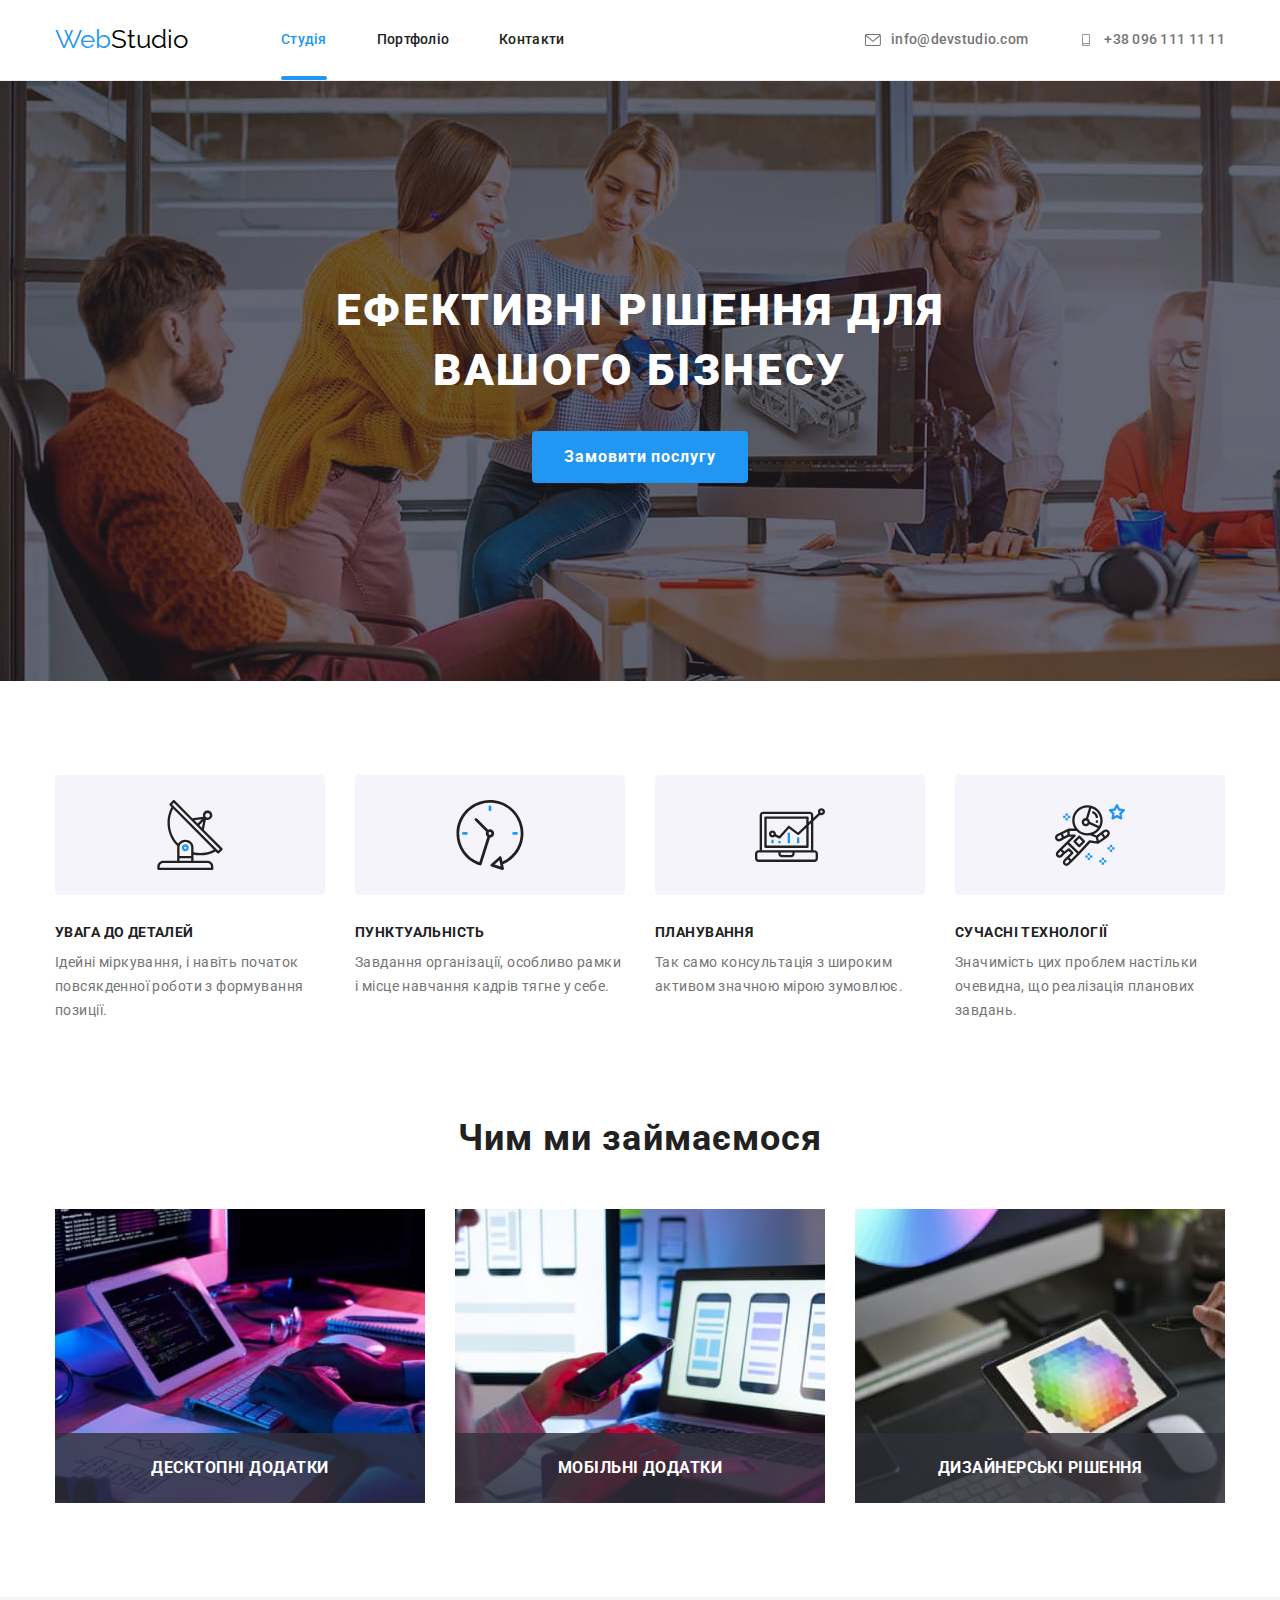
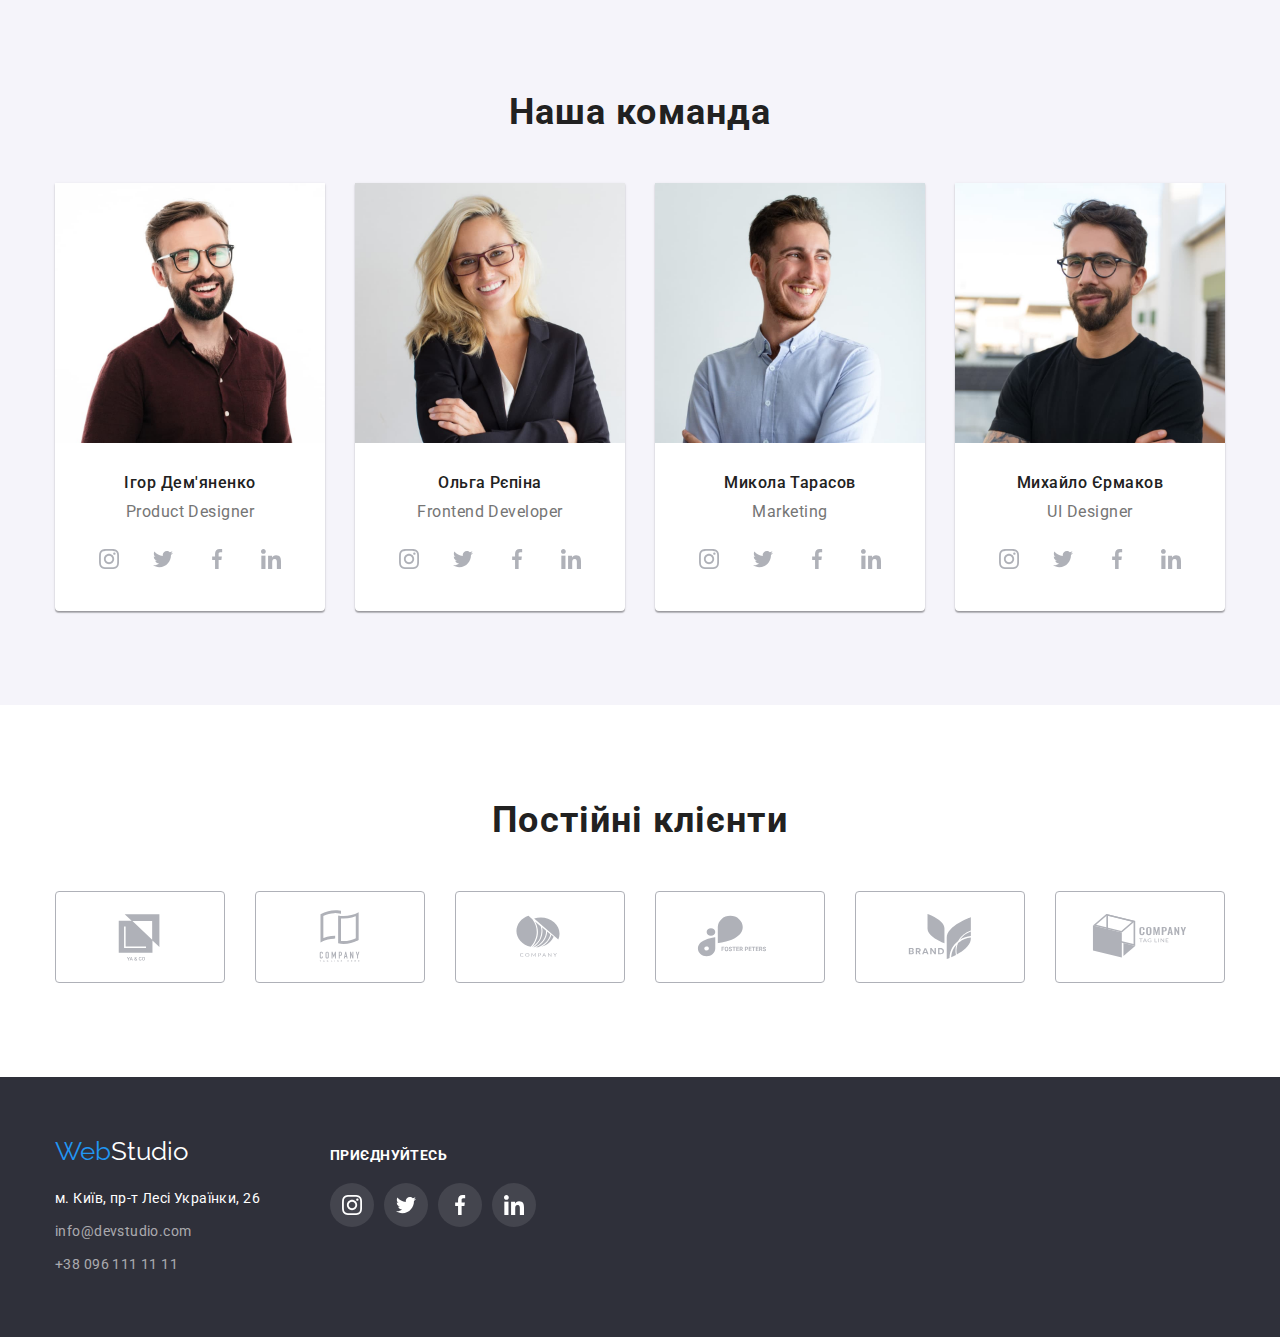
<file: index.html>
<!DOCTYPE html>
<html lang="uk">
<head>
    <meta charset="UTF-8">
    <meta http-equiv="X-UA-Compatible" content="IE=edge">
    <meta name="viewport" content="width=device-width, initial-scale=1.0">
    <title>Web Studio</title>
    <link rel="preconnect" href="https://fonts.googleapis.com">
    <link rel="preconnect" href="https://fonts.gstatic.com" crossorigin>
    <link href="https://fonts.googleapis.com/css2?family=Raleway:wght@700&family=Roboto:wght@400;500;700;900&display=swap"
        rel="stylesheet">
        <link rel="stylesheet" href="https://cdnjs.cloudflare.com/ajax/libs/modern-normalize/1.1.0/modern-normalize.min.css">
    <link rel="stylesheet" href="./css/style.css">
</head>
<body>
<header>
    <div class="container header-container">
        <nav class="navigation">
            <a class="nav-logo link" href="index.html"><span class="logo-blue">Web</span><span
                    class="logo">Studio</span></a>
            <ul class="nav-list list">
                <li class="item">
                    <a href="./index.html" class="link current">Студія</a>
                </li>
                <li class="item">
                    <a href="./portfolio.html" class="link">Портфоліо</a>
                </li>
                <li class="item">
                    <a href="#" class="link">Контакти</a>
                </li>
            </ul>
        </nav>
    
        <ul class="nav-contacts list">
            <li class="item">
                <a href="mailto:info@devstudio.com" class="link">
            <svg class="icon-contact" width="16" height="12">
                <use href="./images/sprite.svg#envelope"></use>
            </svg>
            info@devstudio.com</a>
            </li>
            <li class="item">
                <a href="tel:+380961111111" class="link">
                    <svg class="icon-contact" width="16" height="12">
                        <use href="./images/sprite.svg#smartphone"></use>
                    </svg>
                    +38 096 111 11 11</a>
            </li>
        </ul>
    </div>
</header>
<main>

    <!--Шапка сайту-->
    <section class="hero">
<div class="container">
        <h1 class="hero-title">Ефективні рішення для вашого бізнесу</h1>
        <button data-modal-open type="button" class="title-button">Замовити послугу</button>
    </div>

    </section>

    <!--Особливості-->
    <section class="features">
    <div class="container">
        <h2 class="visually-hidden">Особливості</h2>
<ul class="features-list list">
    <li class="item">
        <div class="features-icons">
            <svg width="70" height="70">
                <use href="./images/sprite.svg#antenna"></use>
            </svg>
        </div>
<h3 class="features-title">Увага до деталей</h3>
<p class="features-text">
Ідейні міркування, і навіть початок повсякденної роботи з формування позиції.
</p>
    </li>
    <li class="item">
        <div class="features-icons">
            <svg width="70" height="70">
                <use href="./images/sprite.svg#clock"></use>
            </svg>
        </div>
<h3 class="features-title">Пунктуальність</h3>
<p class="features-text">
Завдання організації, особливо рамки і місце навчання кадрів тягне у себе.
</p>
    </li>
    <li class="item">
        <div class="features-icons">
            <svg width="70" height="70">
                <use href="./images/sprite.svg#diagram"></use>
            </svg>
        </div>
<h3 class="features-title">Планування</h3>
<p class="features-text">
Так само консультація з широким активом значною мірою зумовлює.
</p>
    </li>
    <li class="item">
        <div class="features-icons">
            <svg width="70" height="70">
                <use href="./images/sprite.svg#astronaut"></use>
            </svg>
        </div>
        <h3 class="features-title">Сучасні технології</h3>
        <p class="features-text">
        Значимість цих проблем настільки очевидна, що реалізація планових завдань.
        </p>
    </li>
</ul>
</div>
    </section>

    <!--Чим ми займаємось-->
    <section class="section">
    <div class="container">
        <h2 class="activity-title">Чим ми займаємося</h2>
        <ul class="activity-list list">
            <li  class="item">

            <div class="activity-thumb">
            <img src="./images/1img.jpg" alt="Набір коду на клавіатурі"
            width="370">

            <div class="activity-thumb-text">
            <p class="activity-text">Десктопні додатки</p>
            </div>

            </div>

            </li>
            <li class="item">

        <div class="activity-thumb">
            <img src="./images/2img.jpg" alt="Мобільний телефон і комп'ютер"
            width="370">

            <div class="activity-thumb-text">
<p class="activity-text">Мобільні додатки</p>
        </div>

        </div>

            </li>
            <li class="item">

            <div class="activity-thumb">
            <img src="./images/3img.jpg" alt="Планшет з вибором кольорів"
            width="370">

            <div class="activity-thumb-text">
<p class="activity-text">Дизайнерські рішення</p>
            </div>

            </div>

            </li>
        </ul>
        </div>
    </section>

    <!--Наша команда-->
    <section class="team section">
    <div class="container">
        <h2 class="team-title">Наша команда</h2>
        <ul class="team-list list">

            <li class="team-persone">
                <img src="./images/1per.jpg" alt="Ігор Дем'яненко"
                width="270">

        <div class="team-content">
                <h3 class="name">Ігор Дем'яненко</h3>
                <p class="position">Product Designer</p>

                <ul class="social-list list">
                    <li class="social-item">
                       <a href="" class="social-link">
    <svg class="social-list-icon" width="20" height="20">
        <use href="./images/sprite.svg#instagram"></use>
    </svg>
</a>
                    </li>
                    <li class="social-item">
                        <a href="" class="social-link">
                            <svg class="social-list-icon" width="20" height="20">
                                <use href="./images/sprite.svg#twitter"></use>
                            </svg>
                        </a>
                    </li>
                    <li class="social-item">
                        <a href="" class="social-link">
                            <svg class="social-list-icon" width="20" height="20">
                                <use href="./images/sprite.svg#facebook"></use>
                            </svg>
                        </a>
                    </li>
                    <li class="social-item">
                        <a href="" class="social-link">
                            <svg class="social-list-icon" width="20" height="20">
                                <use href="./images/sprite.svg#linkedin"></use>
                            </svg>
                        </a>
                    </li>
                </ul>
        </div>
            </li>

            <li class="team-persone">
                <img src="./images/2per.jpg" alt="Ольга Рєпіна"
                width="270">

            <div class="team-content">
                 <h3 class="name">Ольга Рєпіна</h3>   
                <p class="position">Frontend Developer</p>

                <ul class="social-list list">
                    <li class="social-item">
                        <a href="" class="social-link">
                            <svg class="social-list-icon" width="20" height="20">
                                <use href="./images/sprite.svg#instagram"></use>
                            </svg>
                        </a>
                    </li>
                    <li class="social-item">
                        <a href="" class="social-link">
                            <svg class="social-list-icon" width="20" height="20">
                                <use href="./images/sprite.svg#twitter"></use>
                            </svg>
                        </a>
                    </li>
                    <li class="social-item">
                        <a href="" class="social-link">
                            <svg class="social-list-icon" width="20" height="20">
                                <use href="./images/sprite.svg#facebook"></use>
                            </svg>
                        </a>
                    </li>
                    <li class="social-item">
                        <a href="" class="social-link">
                            <svg class="social-list-icon" width="20" height="20">
                                <use href="./images/sprite.svg#linkedin"></use>
                            </svg>
                        </a>
                    </li>
                </ul>
                </div>
            </li>

            <li class="team-persone">
                <img src="./images/3per.jpg" alt="Микола Тарасов"
                width="270">

            <div class="team-content">
                <h3 class="name">Микола Тарасов</h3>    
                <p class="position">Marketing</p>

                <ul class="social-list list">
                    <li class="social-item">
                        <a href="" class="social-link">
                            <svg class="social-list-icon" width="20" height="20">
                                <use href="./images/sprite.svg#instagram"></use>
                            </svg>
                        </a>
                    </li>
                    <li class="social-item">
                        <a href="" class="social-link">
                            <svg class="social-list-icon" width="20" height="20">
                                <use href="./images/sprite.svg#twitter"></use>
                            </svg>
                        </a>
                    </li>
                    <li class="social-item">
                        <a href="" class="social-link">
                            <svg class="social-list-icon" width="20" height="20">
                                <use href="./images/sprite.svg#facebook"></use>
                            </svg>
                        </a>
                    </li>
                    <li class="social-item">
                        <a href="" class="social-link">
                            <svg class="social-list-icon" width="20" height="20">
                                <use href="./images/sprite.svg#linkedin"></use>
                            </svg>
                        </a>
                    </li>
                </ul>
                </div>
            </li>

            <li class="team-persone">
                <img src="./images/4per.jpg" alt="Михайло Єрмаков"
                width="270">

        <div class="team-content">
                <h3 class="name">Михайло Єрмаков</h3>   
                <p class="position">UI Designer</p>

                <ul class="social-list list">
                    <li class="social-item">
                        <a href="" class="social-link">
                            <svg class="social-list-icon" width="20" height="20">
                                <use href="./images/sprite.svg#instagram"></use>
                            </svg>
                        </a>
                    </li>
                    <li class="social-item">
                        <a href="" class="social-link">
                            <svg class="social-list-icon" width="20" height="20">
                                <use href="./images/sprite.svg#twitter"></use>
                            </svg>
                        </a>
                    </li>
                    <li class="social-item">
                        <a href="" class="social-link">
                            <svg class="social-list-icon" width="20" height="20">
                                <use href="./images/sprite.svg#facebook"></use>
                            </svg>
                        </a>
                    </li>
                    <li class="social-item">
                        <a href="" class="social-link">
                            <svg class="social-list-icon" width="20" height="20">
                                <use href="./images/sprite.svg#linkedin"></use>
                            </svg>
                        </a>
                    </li>
                </ul>
        </div>
            </li>

        </ul>
        </div>
    </section>

    <!--Постійні клієнти-->
    <section class="clients section">
    <div class="container">
        <h2 class="clients-title">Постійні клієнти</h2>
        <ul class="clients-list list">
            <li class="clients-item">
                <a href="" class="clients-link link">
                    <svg class="clients-icon" width="106" height="60">
                        <use href="./images/sprite.svg#client1"></use>
                    </svg>
                </a>
            </li>

            <li class="clients-item">
                <a href="" class="clients-link link">
                    <svg class="clients-icon" width="106" height="60">
                        <use href="./images/sprite.svg#client2"></use>
                    </svg>
                </a>
            </li>

            <li class="clients-item">
                <a href="" class="clients-link link">
                    <svg class="clients-icon" width="106" height="60">
                        <use href="./images/sprite.svg#client3"></use>
                    </svg>
                </a>
            </li>

            <li class="clients-item">
                <a href="" class="clients-link link">
                    <svg class="clients-icon" width="106" height="60">
                        <use href="./images/sprite.svg#client4"></use>
                    </svg>
                </a>
            </li>

            <li class="clients-item">
                <a href="" class="clients-link link">
                    <svg class="clients-icon" width="106" height="60">
                        <use href="./images/sprite.svg#client5"></use>
                    </svg>
                </a>
            </li>

            <li class="clients-item">
                <a href="" class="clients-link link">
                    <svg class="clients-icon" width="106" height="60">
                        <use href="./images/sprite.svg#client6"></use>
                    </svg>
                </a>
            </li>
        </ul>
    </div>
    </section>
</main>

<footer>
    <div class="container footer-flex">

        <div class="footer-contacts">
    <a href="index.html"  class="link"><span class="logo-blue">Web</span><span class="logo-down">Studio</span></a>
    <address>
        <ul class="contacts list">
            <li class="item">
            <a href="https://goo.gl/maps/CPtrU1FHBa2aNyZL9" target="_blank" rel="noopener noreferrer" class="address">
                м. Київ, пр-т Лесі Українки, 26</a>
                </li>
            <li class="item"><a href="mailto:info@devstudio.com" class="address-contacts">info@devstudio.com</a></li>
            <li class="item"><a href="tel:+380961111111" class="address-contacts">+38 096 111 11 11</a></li>
        </ul>
        </address>
        </div>

        <div>
        <h2 class="footer-title">Приєднуйтесь</h2>
        <ul class="social-list list">
            <li class="social-item">
                <a href="" class="social-link footer-social-link">
                    <svg class="footer-social-list-icon" width="20" height="20">
                        <use href="./images/sprite.svg#instagram"></use>
                    </svg>
                </a>
            </li>
            <li class="social-item">
                <a href="" class="social-link footer-social-link">
                    <svg class="footer-social-list-icon" width="20" height="20">
                        <use href="./images/sprite.svg#twitter"></use>
                    </svg>
                </a>
            </li>
            <li class="social-item">
                <a href="" class="social-link footer-social-link">
                    <svg class="footer-social-list-icon" width="20" height="20">
                        <use href="./images/sprite.svg#facebook"></use>
                    </svg>
                </a>
            </li>
            <li class="social-item">
                <a href="" class="social-link footer-social-link">
                    <svg class="footer-social-list-icon" width="20" height="20">
                        <use href="./images/sprite.svg#linkedin"></use>
                    </svg>
                </a>
            </li>
        </ul>
        </div>
        </div>
</footer>

<!--Modal-->
<div class="backdrop is-hidden" data-modal>
    <div class="modal">
        <button type="button" class="modal-close-btn" data-modal-close>
            <svg class="close" width="18" height="18">
                <use href="./images/sprite.svg#close"></use>
            </svg>
        </button>
    </div>
</div>

<script src="./js/modal.js"></script>

</body>
</html>
</file>
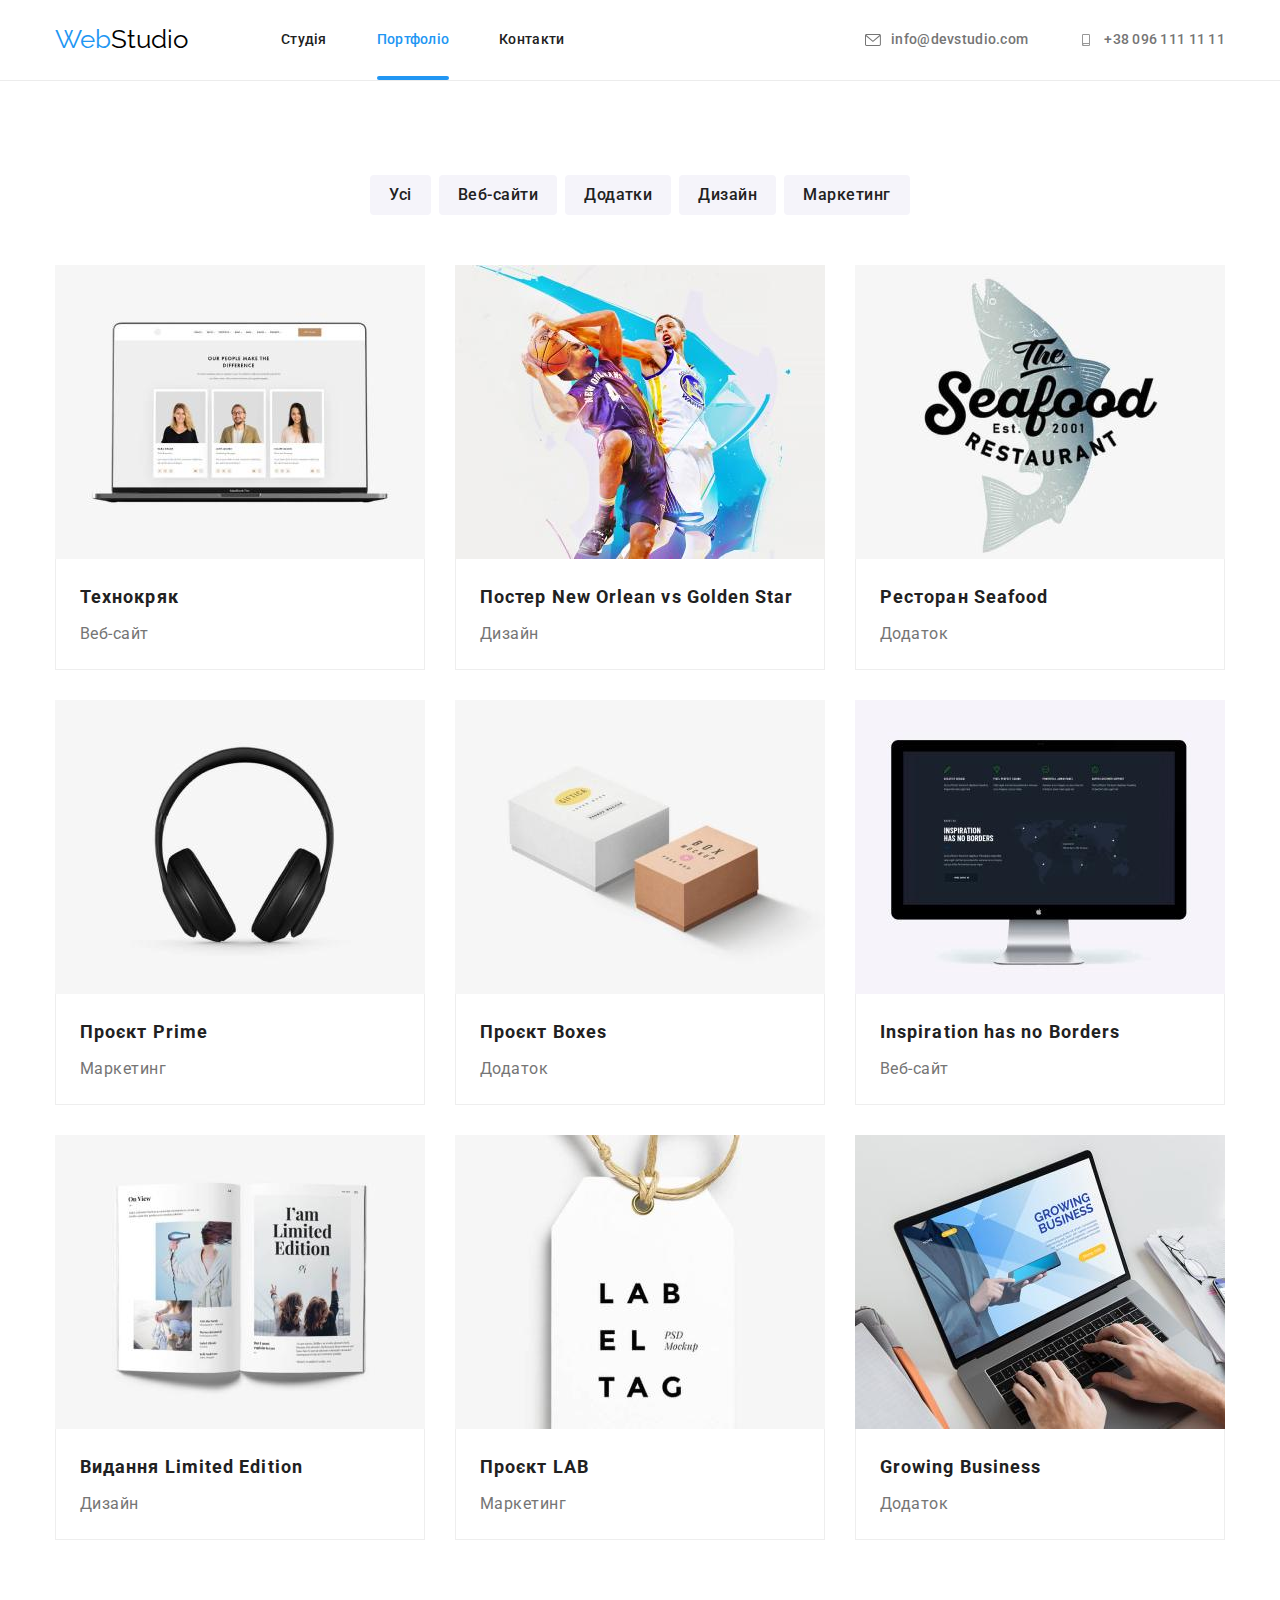
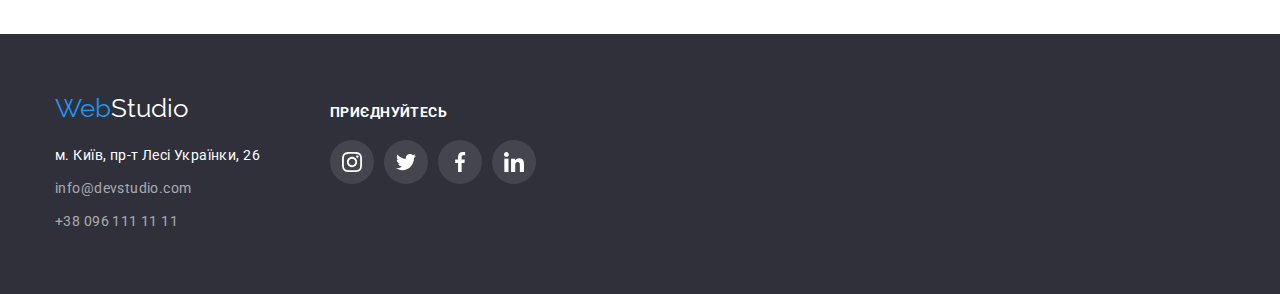
<file: portfolio.html>
<!DOCTYPE html>
<html lang="uk">
<head>
    <meta charset="UTF-8">
    <meta http-equiv="X-UA-Compatible" content="IE=edge">
    <meta name="viewport" content="width=device-width, initial-scale=1.0">
    <title>Web Studio</title>
    <link rel="preconnect" href="https://fonts.googleapis.com">
    <link rel="preconnect" href="https://fonts.gstatic.com" crossorigin>
    <link href="https://fonts.googleapis.com/css2?family=Raleway:wght@700&family=Roboto:wght@400;500;700;900&display=swap"
        rel="stylesheet">
    <link rel="stylesheet" href="https://cdnjs.cloudflare.com/ajax/libs/modern-normalize/1.1.0/modern-normalize.min.css">
    <link rel="stylesheet" href="./css/style.css">
</head>
<body>
<header>
<div class="container header-container">
    <nav class="navigation">
        <a class="nav-logo link" href="index.html"><span class="logo-blue">Web</span><span
                class="logo">Studio</span></a>
        <ul class="nav-list list">
            <li class="item">
                <a href="./index.html" class="link">Студія</a>
            </li>
            <li class="item">
                <a href="./portfolio.html" class="link current">Портфоліо</a>
            </li>
            <li class="item">
                <a href="#" class="link">Контакти</a>
            </li>
        </ul>
    </nav>

    <ul class="nav-contacts list">
        <li class="item">
            <a href="mailto:info@devstudio.com" class="link">
                <svg class="icon-contact" width="16" height="12">
                    <use href="./images/sprite.svg#envelope"></use>
                </svg>
                info@devstudio.com</a>
        </li>
        <li class="item">
            <a href="tel:+380961111111" class="link">
                <svg class="icon-contact" width="16" height="12">
                    <use href="./images/sprite.svg#smartphone"></use>
                </svg>
                +38 096 111 11 11</a>
        </li>
    </ul>
</div>
</header>
<main>
    <section class="section">
<div class="container">
<h1 class="visually-hidden">Портфоліо</h1>

<!--Фільтри-->
    <h2 class="visually-hidden">Фільтри</h2>
    <ul class="filters-list list">
<li class="item"><button type="button" class="button-filters">Усі</button></li>
<li class="item"><button type="button" class="button-filters">Веб-сайти</button></li>
<li class="item"><button type="button" class="button-filters">Додатки</button></li>
<li class="item"><button type="button" class="button-filters">Дизайн</button></li>
<li class="item"><button type="button" class="button-filters">Маркетинг</button></li>
    </ul>

<!--Перелік-->
<h2 class="visually-hidden">Перелік</h2>
<ul class="project-list list">
    <li class="item">
        <a class="project-link link" href="">

            <div class="project-thumb">
    <img src="./images/1proj.jpg" alt="Екран комп'ютера"
    width="370">

    <p class="overlay">Ресурс пропонує комплексні пропозиції з різним рівнем функціоналу та сервісів. Все це дозволить відвідувачу отримати
    вичерпні відомості про компанію чи приватну особу.</p>
</div>


    <div class="project-content">
    <h2 class="project-title">Технокряк</h2>
    <p class="project-text">Веб-сайт</p>
    </div>
    </a>
    </li>

<li class="item">
<a class="project-link link" href="">

    <div class="project-thumb">
    <img src="./images/2proj.jpg" alt="Баскетболисти"
    width="370">

<p class="overlay">Ресурс пропонує комплексні пропозиції з різним рівнем функціоналу та сервісів. Все це дозволить
    відвідувачу отримати
    вичерпні відомості про компанію чи приватну особу.</p>
    </div>

<div class="project-content">
    <h2 class="project-title">Постер New Orlean vs Golden Star</h2>
    <p class="project-text">Дизайн</p>
</div>
</a>
</li>

    <li class="item">
<a class="project-link link" href="">

    <div class="project-thumb">
        <img src="./images/3proj.jpg" alt="Емблема ресторану"
    width="370">

    <p class="overlay">Ресурс пропонує комплексні пропозиції з різним рівнем функціоналу та сервісів. Все це дозволить
        відвідувачу отримати
        вичерпні відомості про компанію чи приватну особу.</p>
    </div>

<div class="project-content">
<h2 class="project-title">Ресторан Seafood</h2>
<p class="project-text">Додаток</p>
</div>
</a>
</li>

    <li class="item">
<a class="project-link link" href="">

    <div class="project-thumb">
    <img src="./images/4proj.jpg" alt="Навушники"
    width="370">

    <p class="overlay">Ресурс пропонує комплексні пропозиції з різним рівнем функціоналу та сервісів. Все це дозволить
        відвідувачу отримати
        вичерпні відомості про компанію чи приватну особу.</p>
    </div>

<div class="project-content">
<h2 class="project-title">Проєкт Prime</h2>
<p class="project-text">Маркетинг</p>
</div>
</a>
</li>

<li class="item">
<a class="project-link link" href="">

    <div class="project-thumb">
        <img src="./images/5proj.jpg" alt="Дві коробки"
    width="370">

    <p class="overlay">Ресурс пропонує комплексні пропозиції з різним рівнем функціоналу та сервісів. Все це дозволить
        відвідувачу отримати
        вичерпні відомості про компанію чи приватну особу.</p>
    </div>

<div class="project-content">
<h2 class="project-title">Проєкт Boxes</h2>
<p class="project-text">Додаток</p>
</div>
</a>
</li>

<li class="item">
<a class="project-link link" href="">

    <div class="project-thumb">
        <img src="./images/6proj.jpg" alt="Монітор комп'ютера Мак"
    width="370">

    <p class="overlay">Ресурс пропонує комплексні пропозиції з різним рівнем функціоналу та сервісів. Все це дозволить
        відвідувачу отримати
        вичерпні відомості про компанію чи приватну особу.</p>
    </div>

<div class="project-content">
<h2 class="project-title">Inspiration has no Borders</h2>
<p class="project-text">Веб-сайт</p>
</div>
</a>
</li>

<li class="item">
<a class="project-link link" href="">

    <div class="project-thumb">
<img src="./images/7proj.jpg" alt="Відкритий журнал"
    width="370">

    <p class="overlay">Ресурс пропонує комплексні пропозиції з різним рівнем функціоналу та сервісів. Все це дозволить
        відвідувачу отримати
        вичерпні відомості про компанію чи приватну особу.</p>
    </div>

<div class="project-content">
<h2 class="project-title">Видання Limited Edition</h2>
<p class="project-text">Дизайн</p>
</div>
</a>
</li>

<li class="item">
<a class="project-link link" href="">

    <div class="project-thumb">
        <img src="./images/8proj.jpg" alt="Білий ярлик"
    width="370">

    <p class="overlay">Ресурс пропонує комплексні пропозиції з різним рівнем функціоналу та сервісів. Все це дозволить
        відвідувачу отримати
        вичерпні відомості про компанію чи приватну особу.</p>
    </div>

<div class="project-content">
<h2 class="project-title">Проєкт LAB</h2>
<p class="project-text">Маркетинг</p>
</div>
</a>
</li>

<li class="item">
<a class="project-link link" href="">

    <div class="project-thumb">
<img src="./images/9proj.jpg" alt="Робота на ноутбуці"
    width="370">

    <p class="overlay">Ресурс пропонує комплексні пропозиції з різним рівнем функціоналу та сервісів. Все це дозволить
        відвідувачу отримати
        вичерпні відомості про компанію чи приватну особу.</p>
    </div>

<div class="project-content">
<h2 class="project-title">Growing Business</h2>
<p class="project-text">Додаток</p>
</div>
</a>
</li>

</ul>
</div>
</section>
</main>
<footer>
<div class="container footer-flex">

    <div class="footer-contacts">
        <a href="index.html" class="link"><span class="logo-blue">Web</span><span class="logo-down">Studio</span></a>
        <address>
            <ul class="contacts list">
                <li class="item">
                    <a href="https://goo.gl/maps/CPtrU1FHBa2aNyZL9" target="_blank" rel="noopener noreferrer"
                        class="address">
                        м. Київ, пр-т Лесі Українки, 26</a>
                </li>
                <li class="item"><a href="mailto:info@devstudio.com" class="address-contacts">info@devstudio.com</a></li>
                <li class="item"><a href="tel:+380961111111" class="address-contacts">+38 096 111 11 11</a></li>
            </ul>
        </address>
    </div>
    
    <div>
        <h2 class="footer-title">Приєднуйтесь</h2>
        <ul class="social-list list">
            <li class="social-item">
                <a href="" class="social-link footer-social-link">
                    <svg class="footer-social-list-icon" width="20" height="20">
                        <use href="./images/sprite.svg#instagram"></use>
                    </svg>
                </a>
            </li>
            <li class="social-item">
                <a href="" class="social-link footer-social-link">
                    <svg class="footer-social-list-icon" width="20" height="20">
                        <use href="./images/sprite.svg#twitter"></use>
                    </svg>
                </a>
            </li>
            <li class="social-item">
                <a href="" class="social-link footer-social-link">
                    <svg class="footer-social-list-icon" width="20" height="20">
                        <use href="./images/sprite.svg#facebook"></use>
                    </svg>
                </a>
            </li>
            <li class="social-item">
                <a href="" class="social-link footer-social-link">
                    <svg class="footer-social-list-icon" width="20" height="20">
                        <use href="./images/sprite.svg#linkedin"></use>
                    </svg>
                </a>
            </li>
        </ul>
    </div>
</div>
</footer>
</body>
</html>
</file>
<file: css/style.css>
:root {
    --color-primery: #212121;
    --color-secondary: #757575;
    --color-white: #FFFFFF;
    --color-blue: #2196F3;
    --color-grey:#AFB1B8;
    --color-logo: #000000;
    --color-address-contacts: rgba(255, 255, 255, 0.6);
    --color-background-primery: #F5F4FA;
    --color-background-secondary: #2F303A;
    --color-buttons: #F5F4FA;
    --color-button-hover: #188CE8;
    --list-gap: 30px;
}

h1,h2,h3,h4,p {
    margin-top: 0;
    margin-bottom: 0;
}

ul,
ol {
    margin-top: 0;
    margin-bottom: 0;
    padding-left: 0;
}

.list {
list-style: none;
}

.link {
    font-family: 'Roboto', sans-serif;
    text-decoration: none;
}

img {
    display: block;
    
}

body {
    color: var(--color-primery);
    background-color: var(--color-white);
    font-family: 'Roboto', sans-serif;
}

.visually-hidden {
    position: absolute;
    white-space: nowrap;
    width: 1px;
    height: 1px;
    overflow: hidden;
    border: 0;
    padding: 0;
    clip: rect(0 0 0 0);
    clip-path: inset(50%);
    margin: -1px;
}

.container {
    width: 1200px;
    padding-left: 15px;
    padding-right: 15px;
    margin: 0 auto;
}

.section {
padding-top: 94px;
padding-bottom: 94px;
}

/*Header*/

header {
border-bottom: 1px solid #ECECEC;
}

.header-container {
display: flex;
align-items: center;
}

.navigation {
    display: flex;
    align-items: center;
}

.nav-logo {
    margin-right: 93px;
}

.logo-blue {
    color: var(--color-blue);
    font-family: 'Raleway', sans-serif;
    font-size: 26px;
    line-height: 1.15;
}

.logo {
    color: var(--color-logo);
    font-family: 'Raleway', sans-serif;
    font-size: 26px;
    line-height: 1.15;
}

.nav-list {
    display: flex;
    align-items: center;

    font-weight: 500;
    font-size: 14px;
    line-height: 1.14;
    letter-spacing: 0.02em;
}

.nav-list .item:not(:last-child) {
margin-right: 50px;
}

.nav-list .link {
    display: block;
    position: relative;

    transition: color 250ms cubic-bezier(0.4, 0, 0.2, 1);

    padding-top: 32px;
    padding-bottom: 32px;
     
    color: var(--color-primery);
    text-decoration: none;
}

.nav-list .link:hover,
.nav-list .link:focus {
    color: var(--color-blue);
}

.nav-list .link.current {
    color: var(--color-blue);
}

.nav-list .current::after {
content: "";

display: block;
position: absolute;

bottom: 0;
left: 0;

    width: 100%;
    height: 4px;

background-color: var(--color-blue);
border-radius: 2px;
}

.nav-contacts {
    display: flex;

    margin-left: auto;

    text-decoration: none;
}

.nav-contacts .item + .item {
margin-left: 50px;
}

.nav-contacts .link {
    display: flex;
    align-items: center;

    transition: color 250ms cubic-bezier(0.4, 0, 0.2, 1);

    color: var(--color-secondary);
    font-weight: 500;
    font-size: 14px;
    line-height: 1.14;
    letter-spacing: 0.02em;
    text-decoration: none;
}

.nav-contacts .link:hover,
.nav-contacts .link:focus {
    color: var(--color-blue);
    font-weight: 500;
    font-size: 14px;
    line-height: 1.14;
    letter-spacing: 0.02em;
}

.icon-contact {
margin-right: 10px;
fill: currentColor;
}

/*Hero*/
.hero {
    padding-top: 200px;
    padding-bottom: 200px;
margin-right: auto;
margin-left: auto;

    max-width: 1600px;
    height: 600px;

    text-align: center;

    background-image: linear-gradient(
    rgba(47, 48, 58, 0.4),
    rgba(47, 48, 58, 0.4)
    ),
    url("../images/herobg.jpg");
    background-size: cover;
    background-repeat: no-repeat;
    background-color: var(--color-background-secondary);
}

.hero-title {
    margin-bottom: 30px;
    margin-left: auto;
    margin-right: auto;

    max-width: 696px;

    color: var(--color-white);
    font-weight: 900;
    font-size: 44px;
    line-height: 1.36;
    letter-spacing: 0.06em;
    text-transform: uppercase;
}

.title-button {  
    display: inline-block;
    align-items: center;
    text-align: center;

    transition: background-color 250ms cubic-bezier(0.4, 0, 0.2, 1);

    border-radius: 4px;
    padding: 10px 28px;
    min-width: 216px;
    border: 1px solid transparent;

    color: var(--color-white);
    background-color: var(--color-blue);
    font-weight: 700;
    font-size: 16px;
    line-height: 1.88;
    letter-spacing: 0.06em;
    cursor: pointer;
}

.title-button:hover,
.title-button:focus {
background-color: var(--color-button-hover);
}

/*Features*/

.features {
    padding-top: 94px;
}

.features-list {
    display: flex;
    
    margin-right: calc(-1 * var(--list-gap));
}

.features-list .item {
flex-basis: calc((100% - var(--list-gap) * 3) / 4);

margin-right: var(--list-gap);
}

.features-title {
    margin-bottom: 10px;

    color: var(--color-primery);
    font-weight: 700;
    font-size: 14px;
    line-height: 1.14;
    letter-spacing: 0.03em;
    text-transform: uppercase;
}

.features-text {
    color: var(--color-secondary);
    font-size: 14px;
    line-height: 1.71;
    letter-spacing: 0.03em;
}

.features-icons {
display: flex;
justify-content: center;
align-items: center;
width: 270px;
height: 120px;
margin-bottom: 30px;

border-radius: 4px;
background-color: var(--color-background-primery);
}

/*Activity*/

.activity-list {
    display: flex;
    margin-right: calc(-1 * var(--list-gap));
}

.activity-list .item {
margin-right: var(--list-gap);
}

.activity-title {
margin-bottom: 50px;

color: var(--color-primery);
font-weight: 700;
font-size: 36px;
line-height: 1.17;
text-align: center;
letter-spacing: 0.03em;
}

.activity-thumb {
position: relative;
  }

.activity-thumb-text {
position: absolute;
bottom: 0;

    width: 100%;
    height: 70px;
    background-color: rgba(47, 48, 58, 0.8);
}

.activity-text {
position: absolute;
top: 50%;
left: 50%;
transform: translate(-50%, -50%);

width: 100%;

    color: var(--color-white);
    font-weight: 700;
    font-size: 16px;
    line-height: 1.17;
    text-align: center;
    letter-spacing: 0.03em;
    text-transform: uppercase;
}

/*Team*/

.team {
background-color: var(--color-background-primery);
}

.team-title {
    margin-bottom: 50px;

    color: var(--color-primery);
    font-weight: 700;
    font-size: 36px;
    line-height: 1.17;
    text-align: center;
    letter-spacing: 0.03em;
}

.team-list {
display: flex;
flex-wrap: wrap;

margin-right: calc(-1 * var(--list-gap));
margin-top: calc(-1 * var(--list-gap));
}

.team-persone {
flex-basis: calc ((100% - 90px) / 4);
max-width: 270px;

margin-right: var(--list-gap);
margin-top: var(--list-gap);

background-color: var(--color-white);
box-shadow: 0px 1px 3px rgba(0, 0, 0, 0.12), 0px 1px 1px rgba(0, 0, 0, 0.14), 0px 2px 1px rgba(0, 0, 0, 0.2);
border-radius: 0px 0px 4px 4px;
}

.team-content {
padding: 30px 10px;
}

.team .name {
    margin-bottom: 10px;

    color: var(--color-primery);
    font-weight: 500;
    font-size: 16px;
    line-height: 1.19;
    text-align: center;
    letter-spacing: 0.03em;
}

.position {
color: var(--color-secondary);
font-size: 16px;
line-height: 1.19;
text-align: center;
letter-spacing: 0.03em;

margin-bottom: 16px;
}

.social-list {
    display: flex;
    justify-content: center;
}

.social-link {
    display: flex;
    align-items: center;
    justify-content: center;

    transition: background-color 250ms cubic-bezier(0.4, 0, 0.2, 1);

    width: 44px;
    height: 44px;
    border-radius: 50%;
}

.social-link svg {
transition: fill 250ms cubic-bezier(0.4, 0, 0.2, 1);
}

.social-link:hover svg,
.social-link:focus svg {
    fill: var(--color-white);
}

.social-link:hover,
.social-link:focus {
background-color: var(--color-blue);
}

.social-list-icon {
    fill: var(--color-grey);
}

/*Clients*/

.clients-title {
    margin-bottom: 50px;

    color: var(--color-primery);
    font-weight: 700;
    font-size: 36px;
    line-height: 1.17;
    text-align: center;
    letter-spacing: 0.03em;
}

.clients-list {
    display: flex;
    align-items: center;
    justify-content: center;
}

.clients-item:not(:last-child) {
margin-right: 30px;
}

.clients-link {
    display: flex;
    align-items: center;
    justify-content: center;

    width: 170px;
    height: 92px;

    border: 1px solid var(--color-grey);
    border-radius: 4px;

    transition: border 250ms cubic-bezier(0.4, 0, 0.2, 1);
}

.clients-link svg {
transition: fill 250ms cubic-bezier(0.4, 0, 0.2, 1);
}

.clients-icon {
    fill: var(--color-grey);
}

.clients-link:hover svg,
.clients-link:focus svg {
fill: var(--color-blue);
}

.clients-link:hover,
.clients-link:focus {
border: 1px solid var(--color-blue);
}

/*Footer*/

footer {
    background-color: var(--color-background-secondary);
}

footer {
    padding-top: 60px;
    padding-bottom: 60px;
}

.footer-flex {
    display: flex;
    align-items: baseline;
}

.footer-contacts {
    margin-right: 70px;
}

.logo-down {
    color: var(--color-white);
    font-family: 'Raleway', sans-serif;
    font-size: 26px;
    line-height: 1.15;
}

address {
    margin-top: 20px;
}

.contacts .item:not(:last-child) {
margin-bottom: 9px;
}

.address {
    color: var(--color-white);
    font-style: normal;
    font-size: 14px;
    line-height: 1.71;
    letter-spacing: 0.03em;
    text-decoration: none;

    transition: color 250ms cubic-bezier(0.4, 0, 0.2, 1);
}

.address:hover,
.address:focus {
color: var(--color-blue);
}

.address-contacts {
    color: var(--color-address-contacts);
    font-style: normal;
    font-size: 14px;
    line-height: 1.71;
    letter-spacing: 0.03em;
    text-decoration: none;

    transition: color 250ms cubic-bezier(0.4, 0, 0.2, 1);
}

.address-contacts:hover,
.address-contacts:focus {
color: var(--color-blue);
}

.footer-title {
    margin-bottom: 20px;

font-weight: 700;
    font-size: 14px;
    line-height: 16px;
    letter-spacing: 0.03em;
    text-transform: uppercase;

    color: var(--color-white);
}

.social-item:not(:last-child) {
    margin-right: 10px;
}

.footer-social-link {
background-color: rgba(255, 255, 255, 0.1);
}

.footer-social-list-icon {
    fill: var(--color-white);
}   

/*Portfolio*/

.filters-list {
display: flex;
justify-content: center;

margin-bottom: 50px;
}

.filters-list .item:not(:last-child) {
margin-right: 8px;
}

.button-filters {
padding: 6px 18px;
border: 1px solid transparent;

    color: var(--color-primery);
    background-color: var(--color-buttons);
    font-weight: 500;
    font-size: 16px;
    line-height: 1.62;
    text-align: center;
    letter-spacing: 0.03em;
    border-radius: 4px;

    transition: color 250ms cubic-bezier(0.4, 0, 0.2, 1), background-color 250ms cubic-bezier(0.4, 0, 0.2, 1), box-shadow 250ms cubic-bezier(0.4, 0, 0.2, 1);

    cursor: pointer;
}

.button-filters:active,
.button-filters:hover,
.button-filters:focus {
color: var(--color-white);
background-color: var(--color-blue);

box-shadow: 0px 3px 1px rgba(0, 0, 0, 0.1), 0px 1px 2px rgba(0, 0, 0, 0.08), 0px 2px 2px rgba(0, 0, 0, 0.12);
}

/*Projects*/

.project-list {
display: flex;

justify-content: center;
flex-wrap: wrap;

margin-left: calc(-1 * var(--list-gap));
margin-top: calc(-1 * var(--list-gap));
padding: 0;
}

.project-list .item {
flex-basis: calc((100% - var(--list-gap) * 2) / 3);

max-width: 370px;
margin-left: var(--list-gap);
margin-top: var(--list-gap);
}

.project-link {
display: block;

transition: box-shadow 250ms cubic-bezier(0.4, 0, 0.2, 1);
}

.project-link:hover,
.project-link:focus {

box-shadow: 0px 1px 1px rgba(0, 0, 0, 0.12), 0px 4px 4px rgba(0, 0, 0, 0.06), 1px 4px 6px rgba(0, 0, 0, 0.16);
}

.project-content {
padding: 20px 24px;

border-left: 1px solid #EEEEEE;
border-right: 1px solid #EEEEEE;
border-bottom: 1px solid #EEEEEE;
}

.project-title {
    margin-bottom: 4px;
    color: var(--color-primery);
    font-weight: 700;
    font-size: 18px;
    line-height: 2;
    letter-spacing: 0.06em;
}

.project-text {
    color: var(--color-secondary);
    font-size: 16px;
    line-height: 1.88;
    letter-spacing: 0.03em;
}

.project-thumb {
    position: relative;
    overflow: hidden;
}

.overlay {
    position: absolute;

    top: 100%;
    left: 0;

    padding-top: 63px;
    padding-bottom: 63px;
    padding-left: 24px;
    padding-right: 24px;

    width: 100%;
    height: 100%;

    background-color: rgba(33, 150, 243, 0.9);

    font-weight: 400;
    font-size: 18px;
    line-height: 1.56;
    letter-spacing: 0.03em;
    color: var(--color-white);

    transition: transform 250ms cubic-bezier(0.4, 0, 0.2, 1);
    
}

.project-link:hover .overlay,
.project-link:focus .overlay {
transform: translateY(-100%);
}

/*Modal*/

.backdrop {
    position: fixed;
    top: 0;
    left: 0;
    width: 100%;
    height: 100%;
    background-color: rgba(0, 0, 0, 0.2);

    opacity: 1;
   
    transition: opacity 250ms cubic-bezier(0.4, 0, 0.2, 1), visibility 250ms cubic-bezier(0.4, 0, 0.2, 1);
}

.backdrop.is-hidden {
    opacity: 0;
    visibility: hidden;
    pointer-events: none;
}

.modal {
position: absolute;
top: 50%;
left: 50%;
transform: translate(-50%, -50%);
scale: 1;

width: 528px;
height: 580px;

background-color: var(--color-white);

box-shadow: 0px 1px 3px rgba(0, 0, 0, 0.12), 0px 1px 1px rgba(0, 0, 0, 0.14), 0px 2px 1px rgba(0, 0, 0, 0.2);
border-radius: 4px;

transition: transform 250ms cubic-bezier(0.4, 0, 0.2, 1);
}

.backdrop.is-hidden .modal {
transform: translate(-50%, -50%) scale(0.5);
}

.modal-close-btn {
    position: absolute;
    top: 8px;
    right: 8px;

    display: flex;
    justify-content: center;
    align-items: center;

    width: 30px;
    height: 30px;

    padding: 0;

    border-radius: 50%;

    background: var(--color-white);
    border: 1px solid rgba(0, 0, 0, 0.1);

    cursor: pointer;
}
</file>
